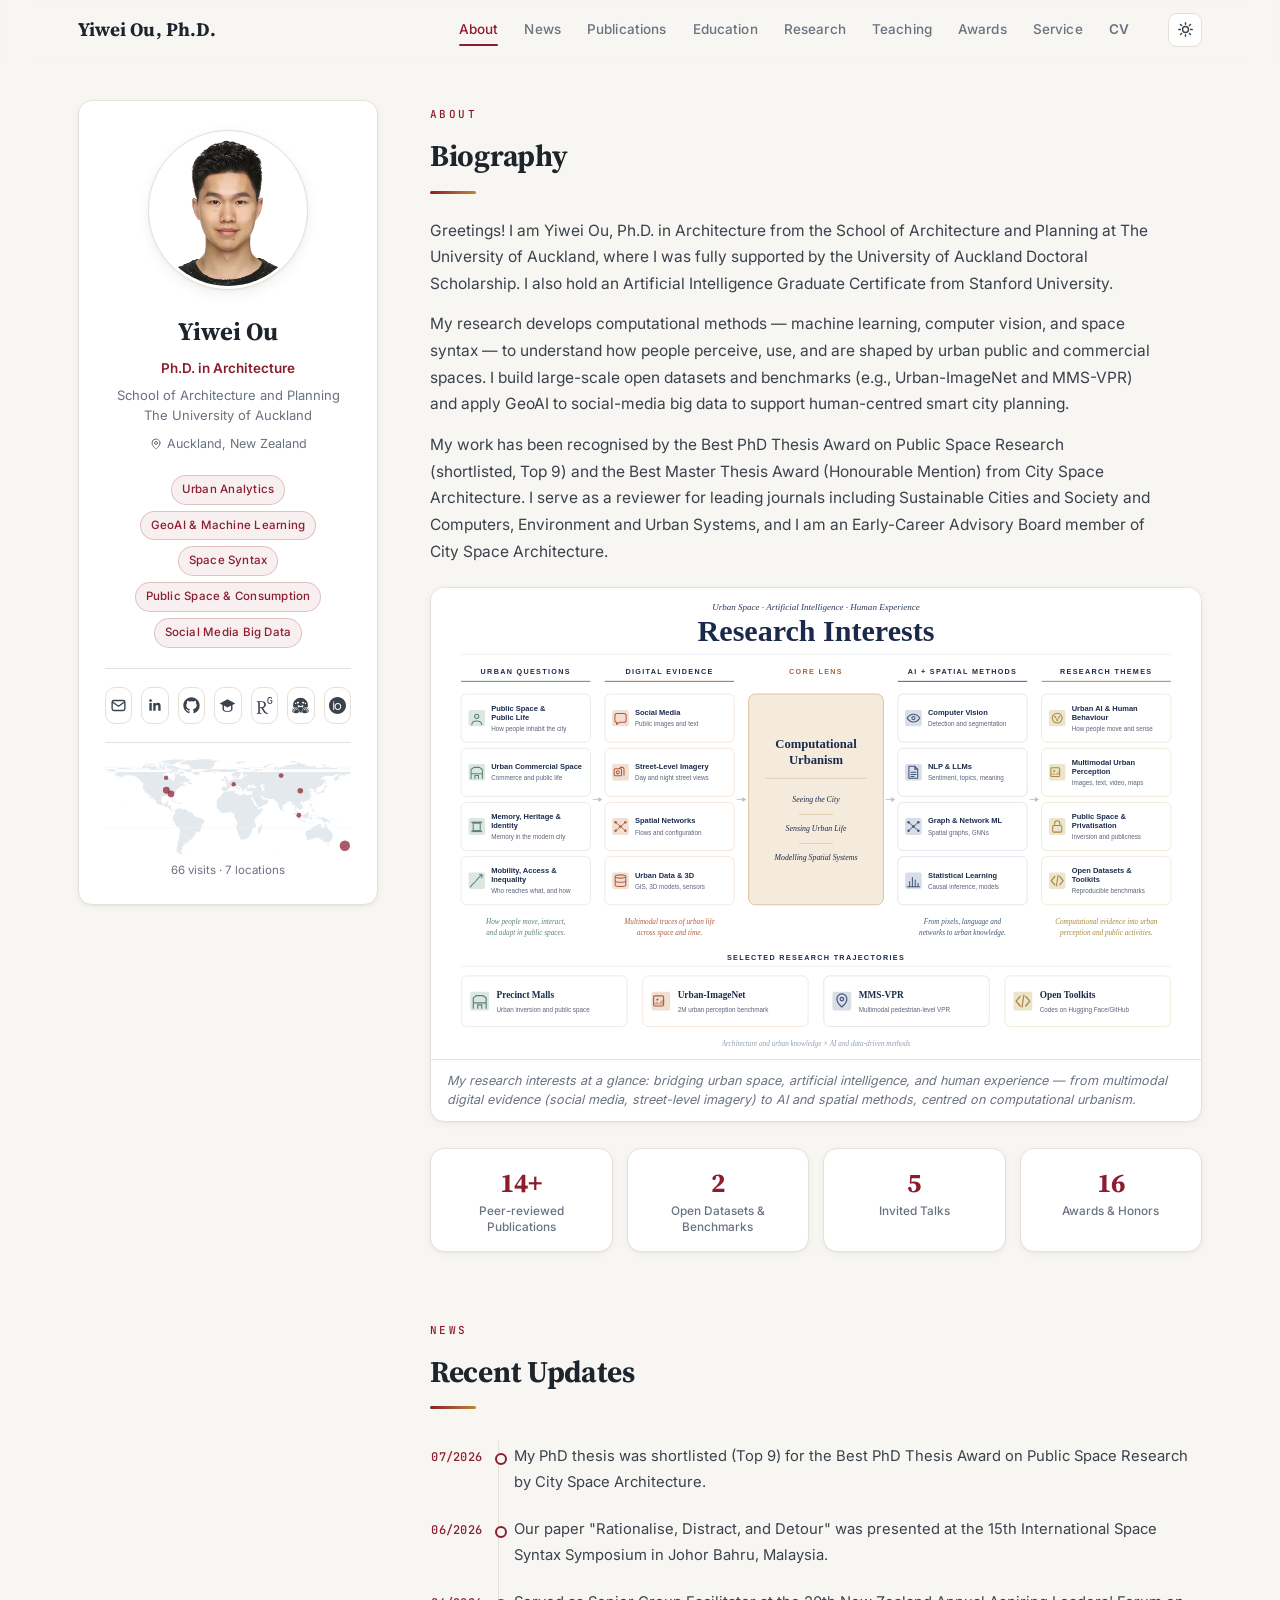
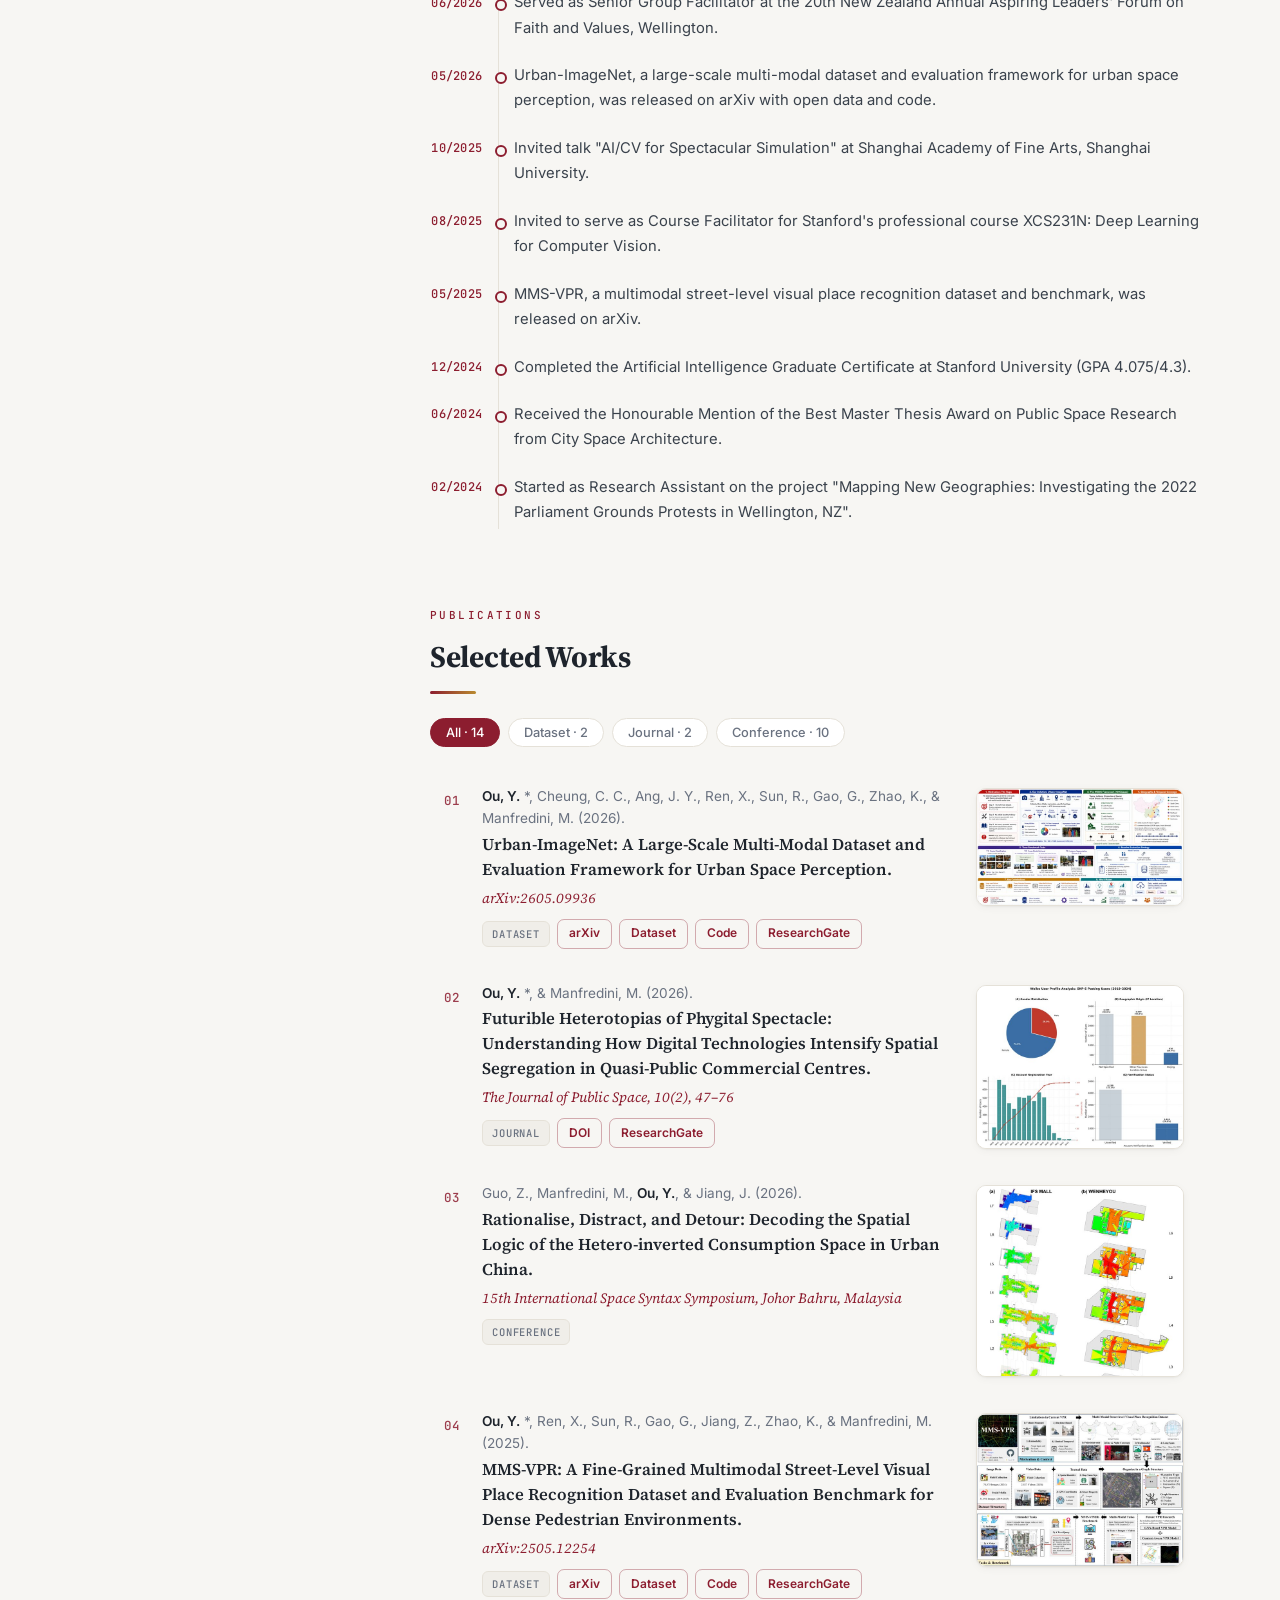
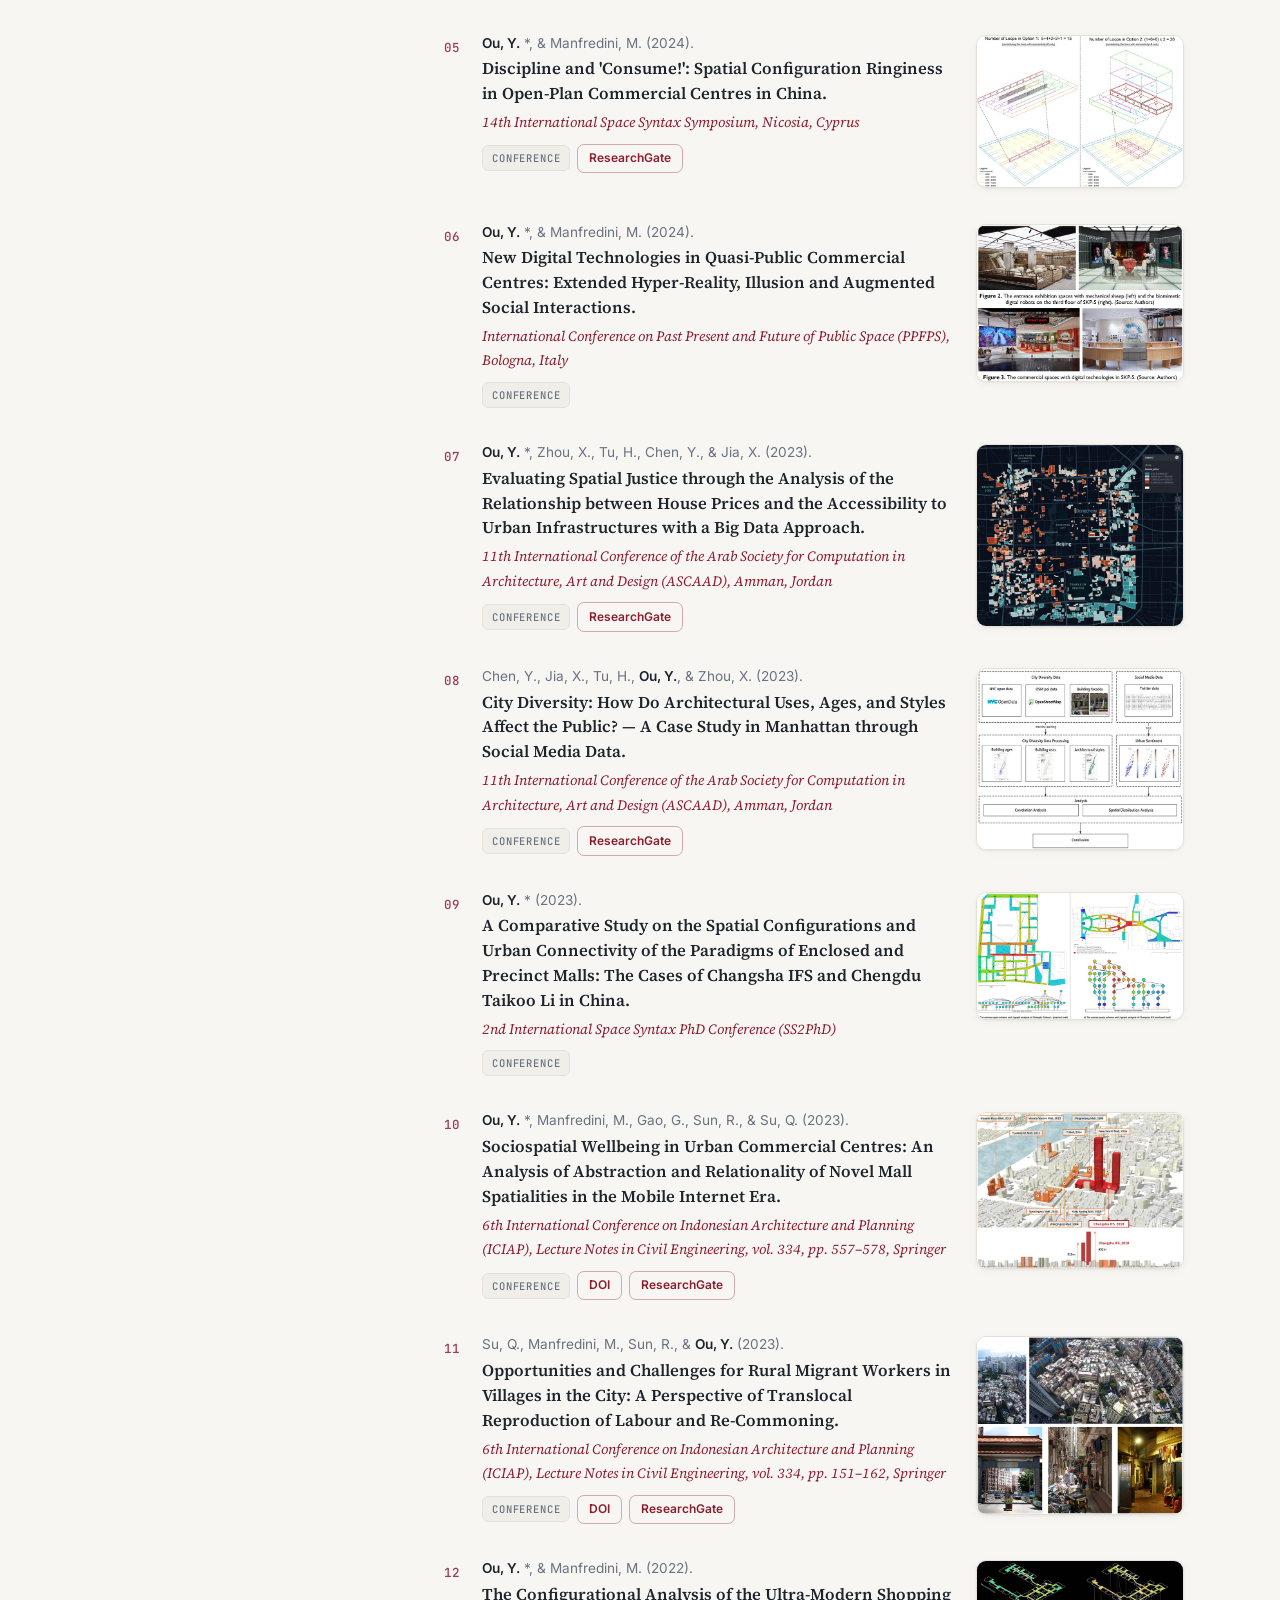
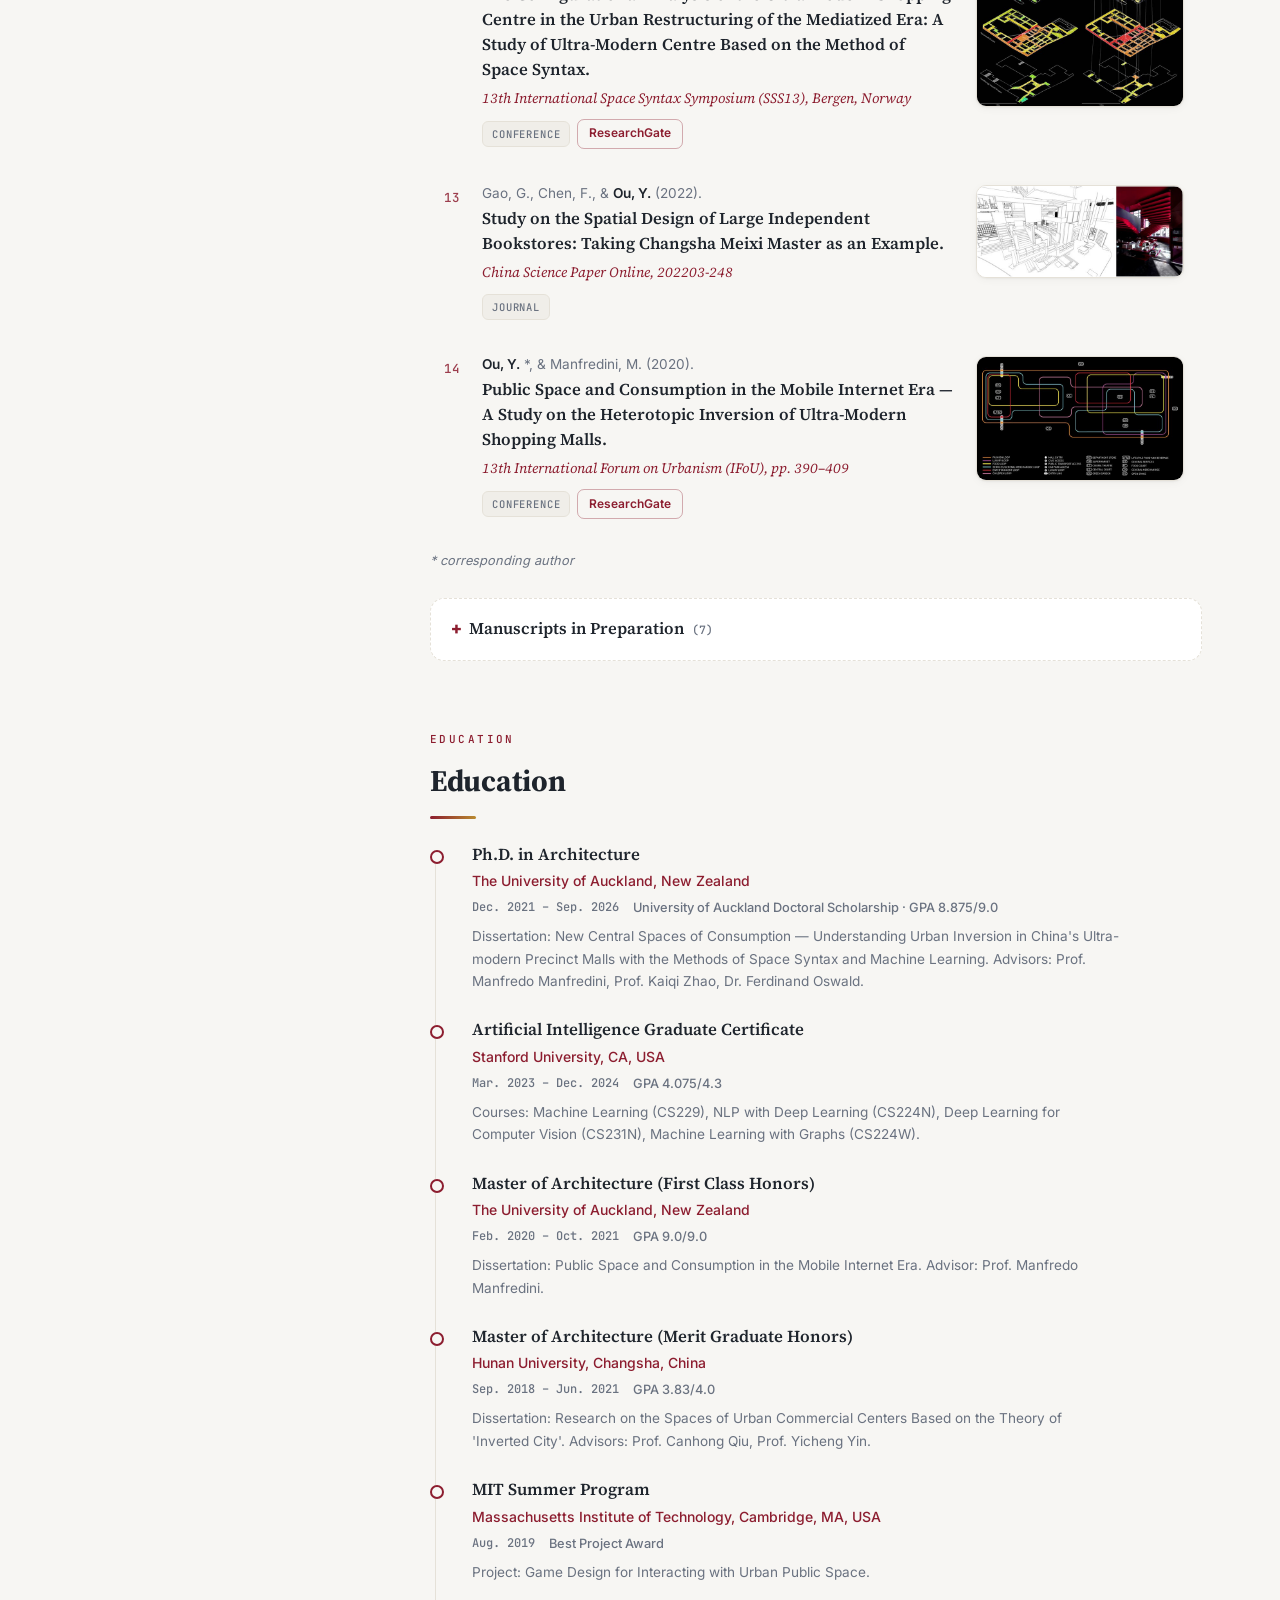
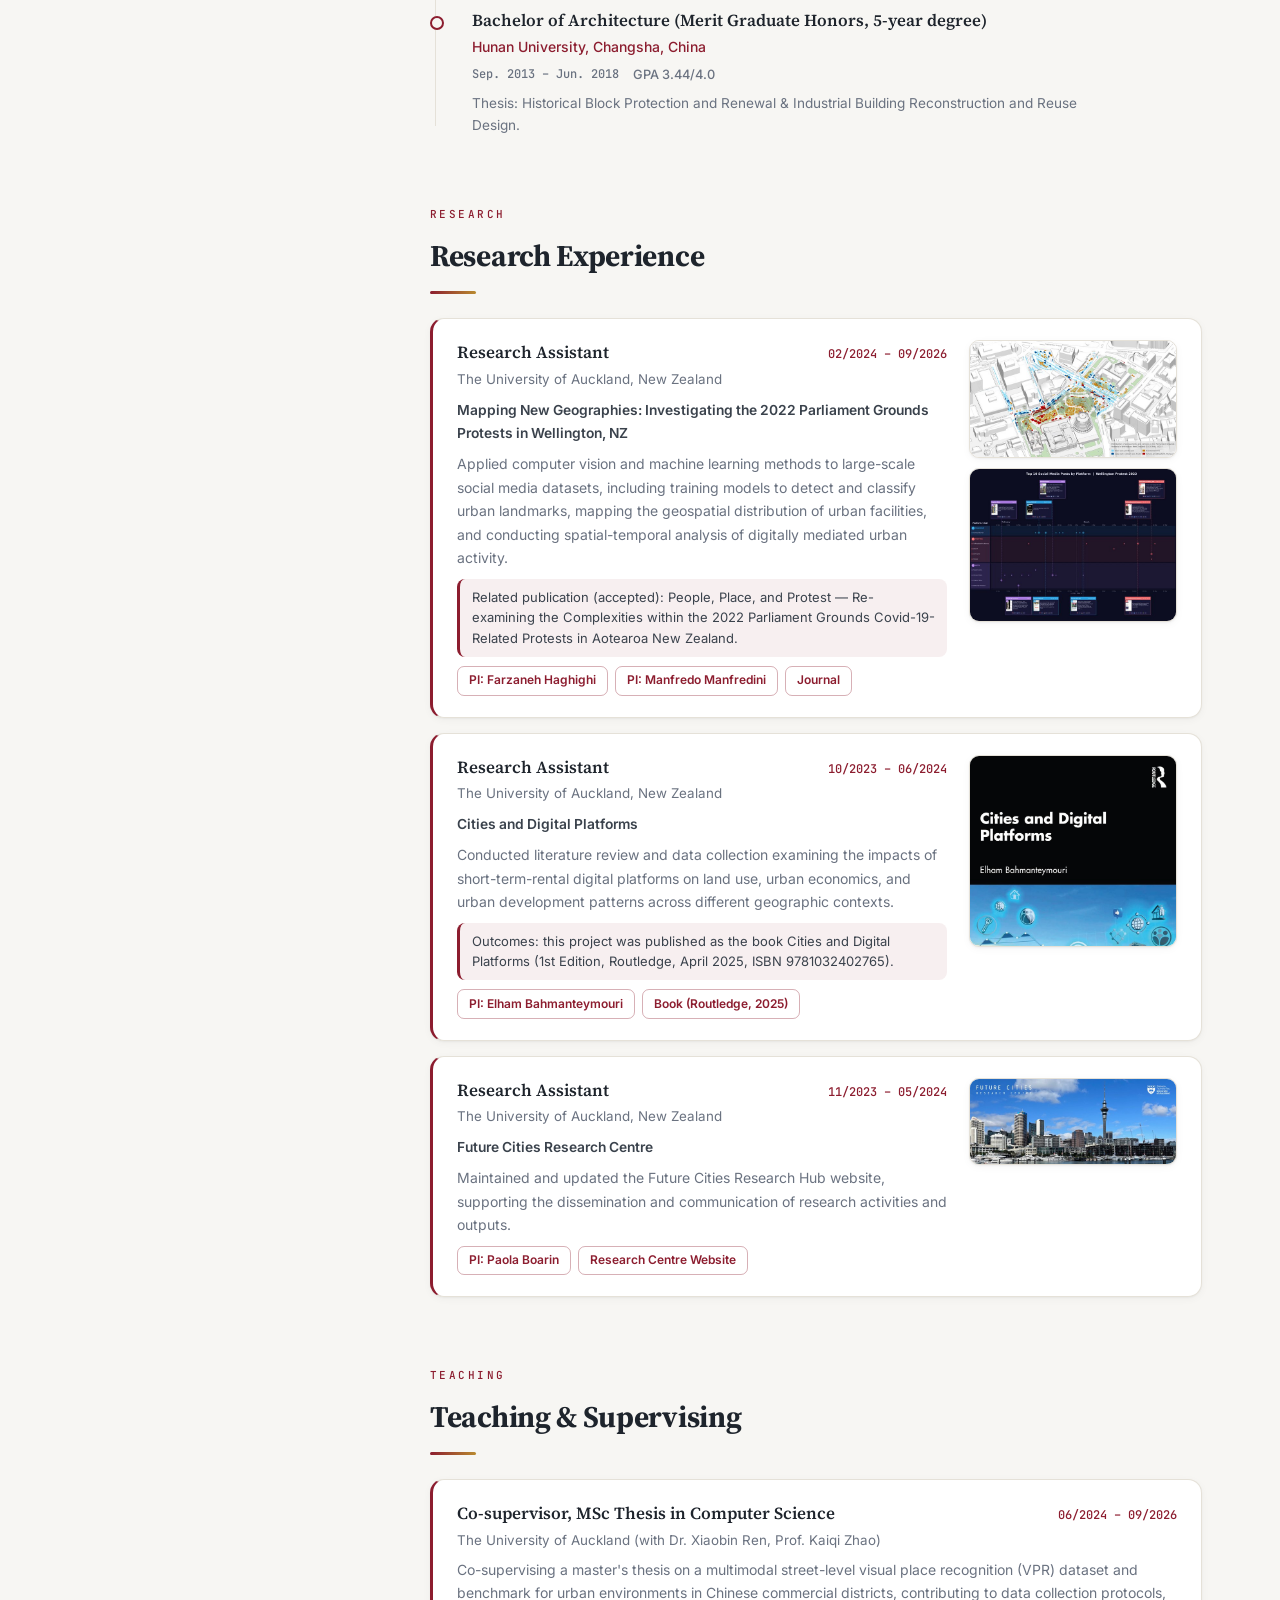
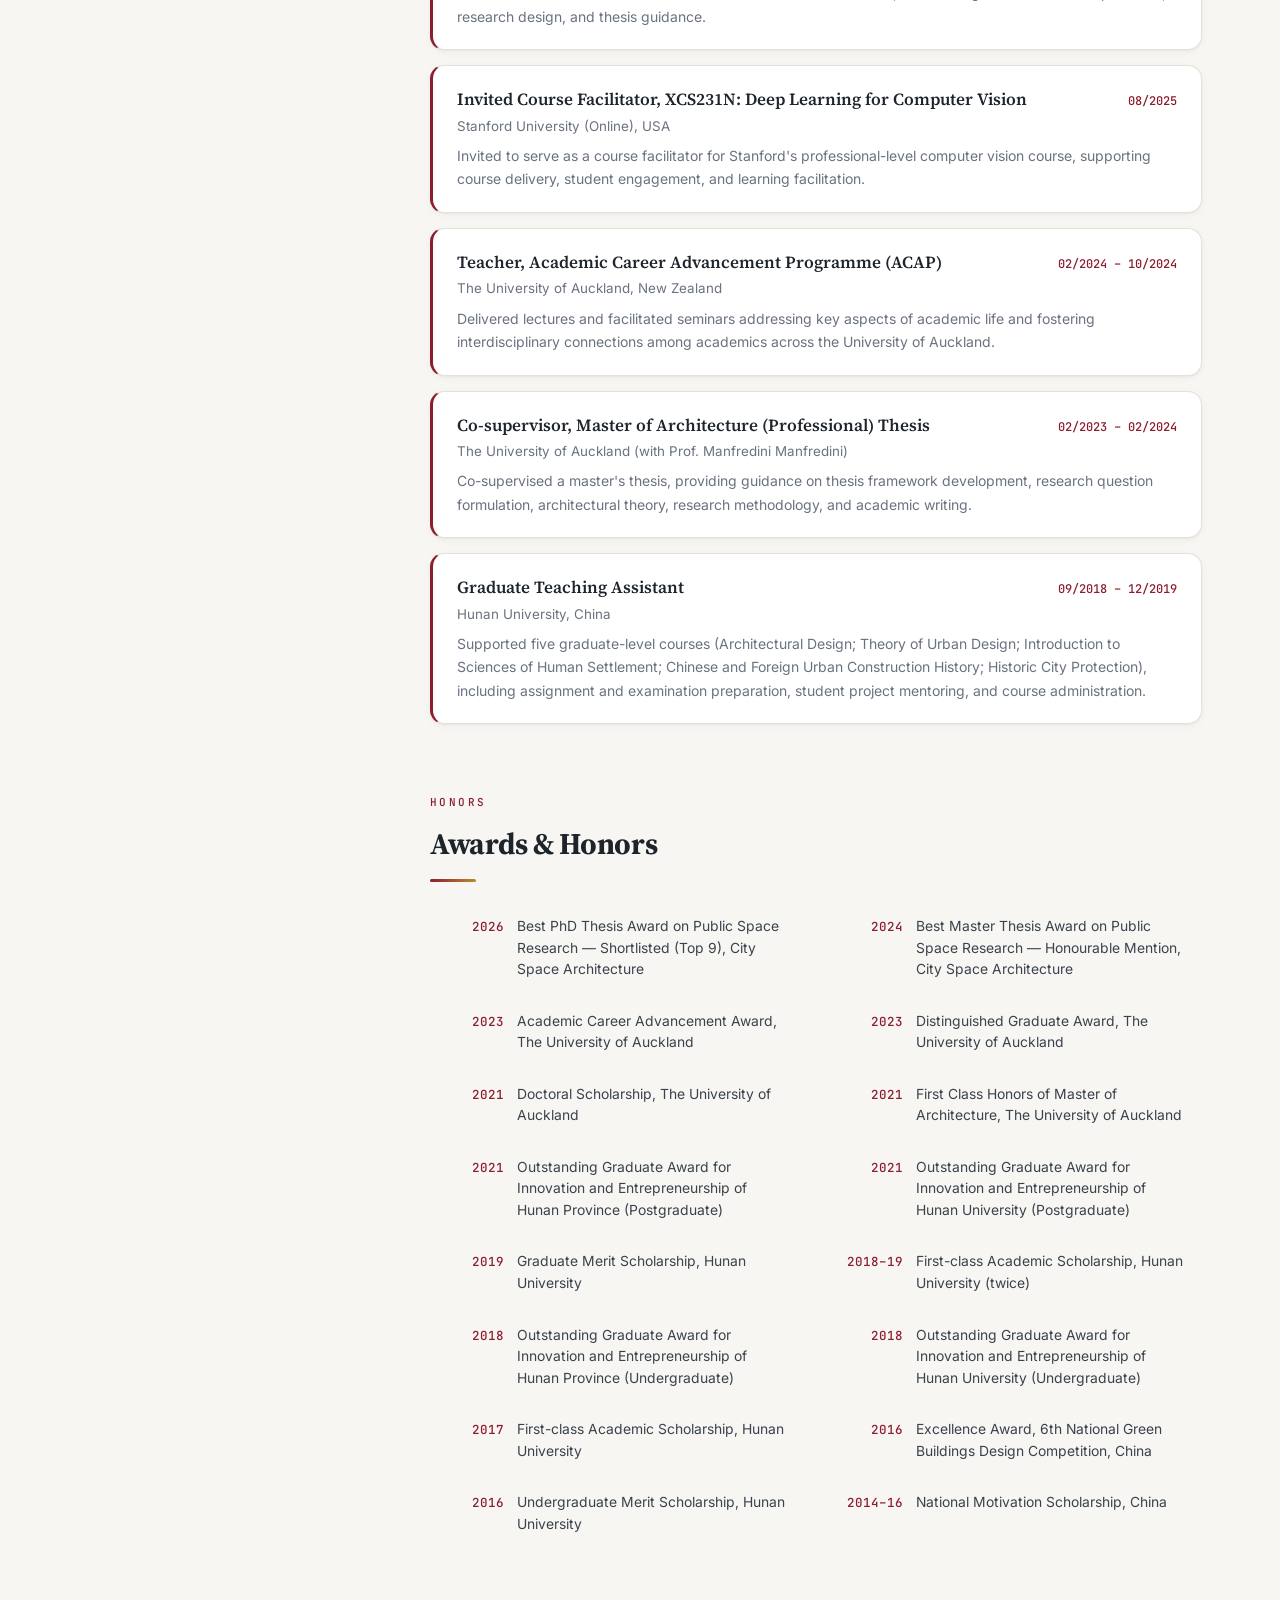
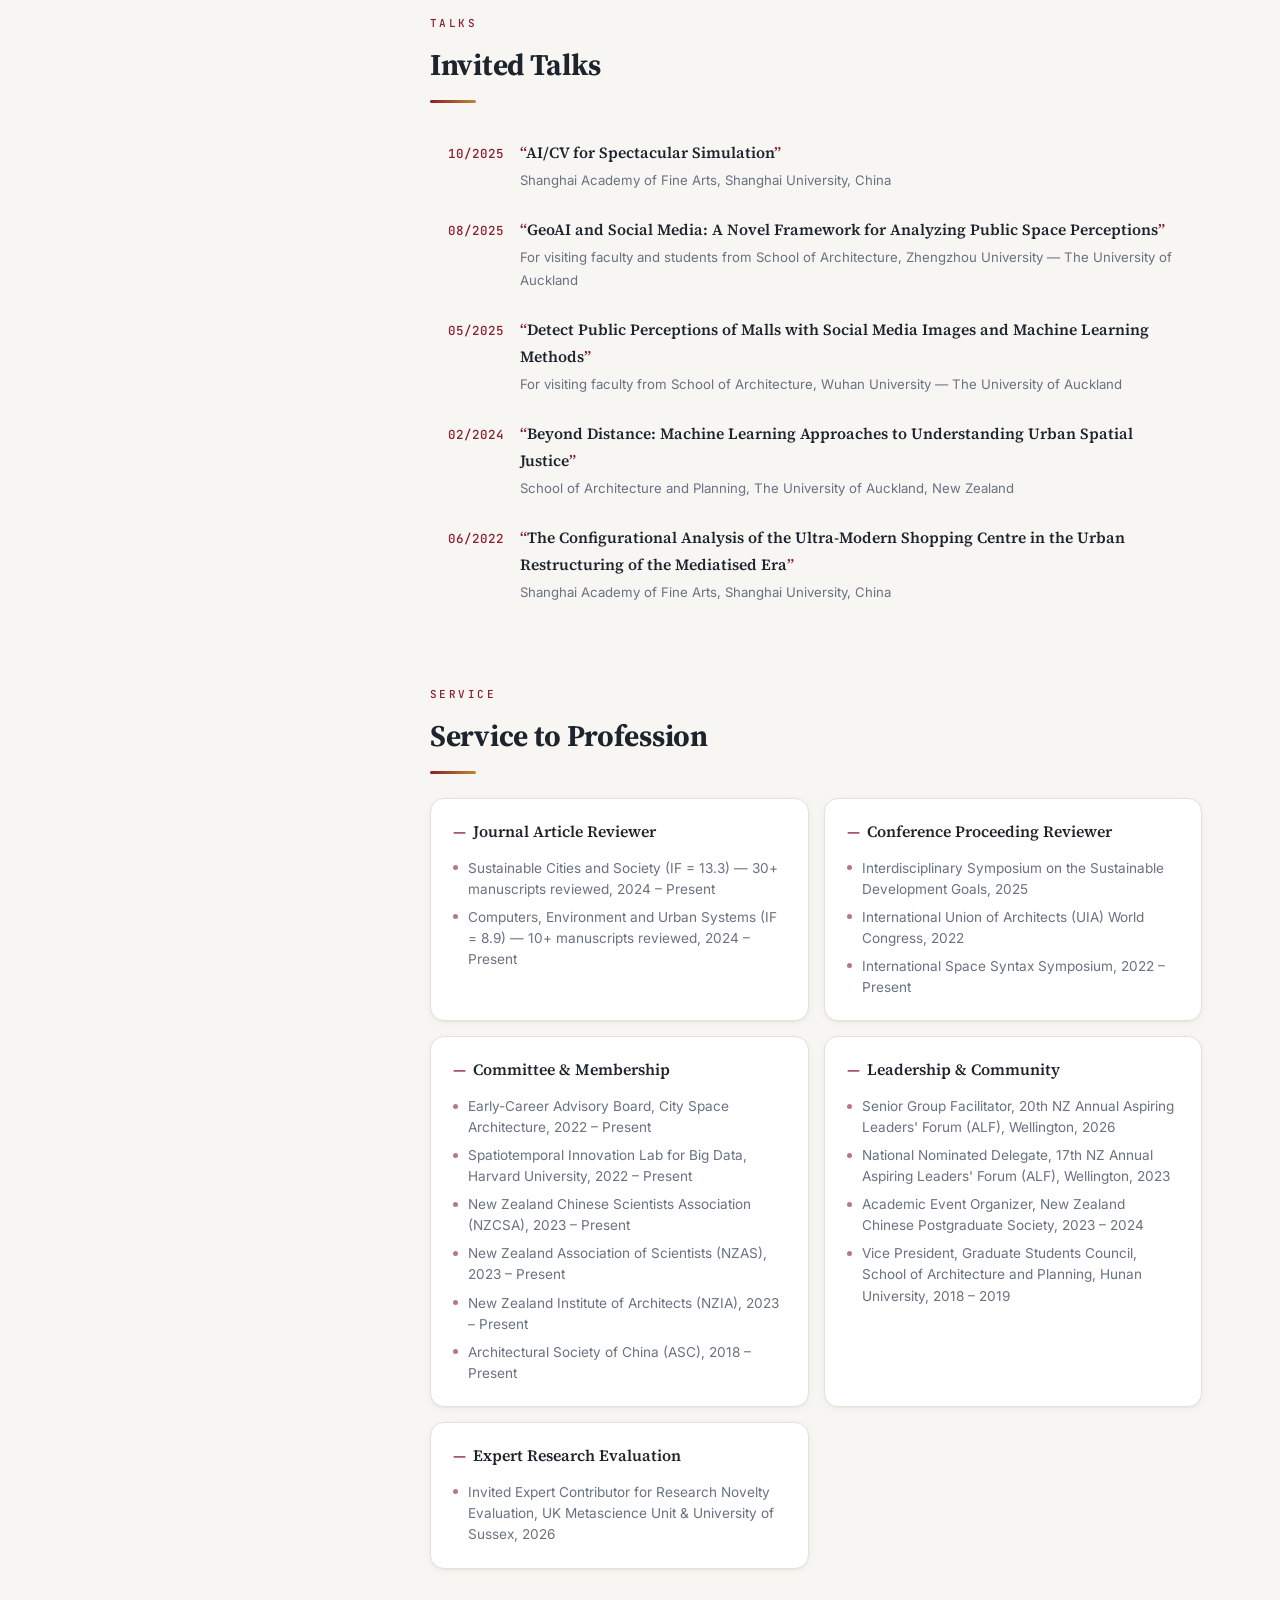
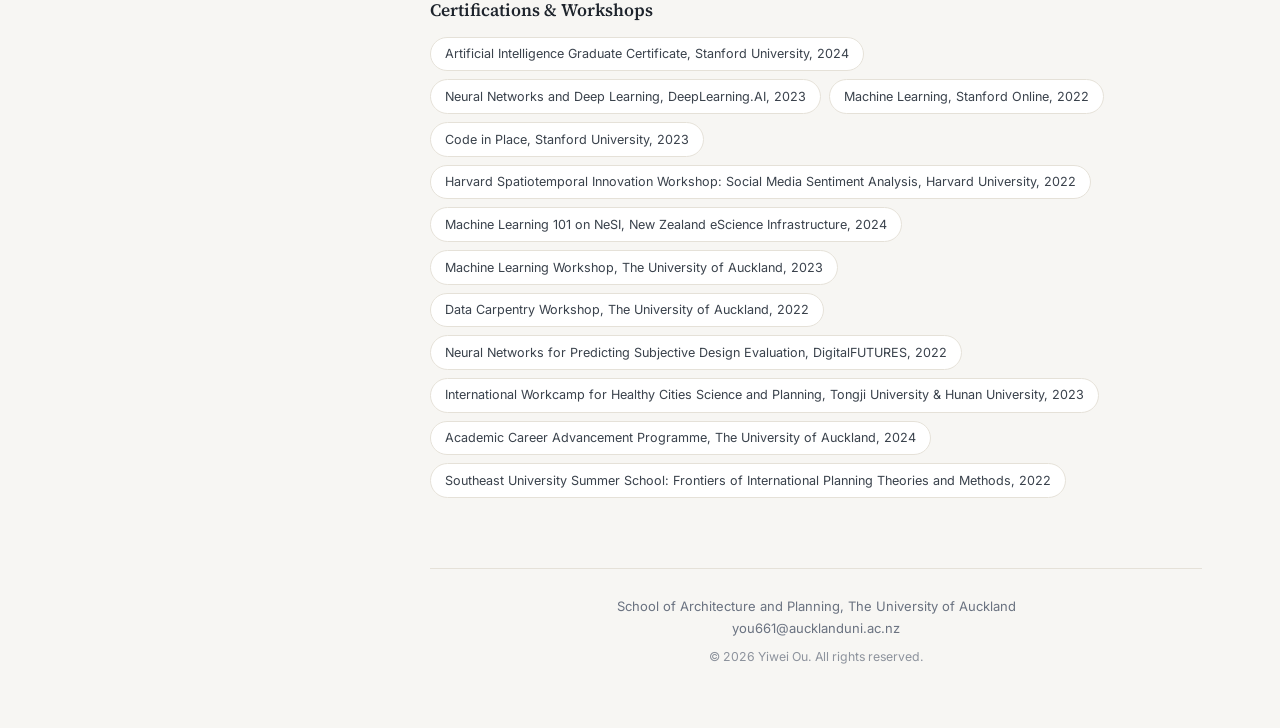
<file: index.html>
<!DOCTYPE html>
<html lang="en">
<head>
  <meta charset="UTF-8">
  <meta name="viewport" content="width=device-width, initial-scale=1.0">
  <title>Yiwei Ou, Ph.D.</title>
  <meta name="description" content="Yiwei Ou, Ph.D. in Architecture from the School of Architecture and Planning, The University of Auckland, working on urban analytics, GeoAI, machine learning, and space syntax for public and commercial spaces.">
  <meta name="author" content="Yiwei Ou">
  <!-- Open Graph（社交分享卡片） -->
  <meta property="og:type" content="website">
  <meta property="og:title" content="Yiwei Ou, Ph.D.">
  <meta property="og:description" content="Urban Analytics · GeoAI & Machine Learning · Space Syntax · Public Space · Social Media Big Data">
  <meta property="og:url" content="https://yiweiou.github.io/">
  <meta property="og:image" content="assets/img/photo.jpg">
  <link rel="icon" type="image/jpeg" href="assets/img/photo.jpg">
  <!-- 字体：自托管（不依赖 Google Fonts，中国大陆可正常加载） -->
  <link rel="stylesheet" href="assets/css/fonts.css">
  <link rel="stylesheet" href="assets/css/style.css">
</head>
<body>
  <!-- 顶部阅读进度条 -->
  <div class="progress-bar" id="progressBar"></div>

  <!-- 顶部导航 -->
  <header class="topnav" id="topnav">
    <div class="topnav-inner">
      <a href="/" class="brand">Yiwei Ou, Ph.D.</a>
      <nav class="nav-links" id="navLinks" aria-label="Sections">
        <a href="#about">About</a>
        <a href="#news">News</a>
        <a href="#publications">Publications</a>
        <a href="#education">Education</a>
        <a href="#research">Research</a>
        <a href="#teaching">Teaching</a>
        <a href="#awards">Awards</a>
        <a href="#service">Service</a>
        <a href="cv.html" class="nav-cv">CV</a>
      </nav>
      <div class="nav-actions">
        <button class="theme-toggle" id="themeToggle" aria-label="Toggle dark mode" title="Toggle dark mode">
          <svg class="icon-sun" viewBox="0 0 24 24" width="17" height="17" fill="none" stroke="currentColor" stroke-width="2" stroke-linecap="round"><circle cx="12" cy="12" r="4.2"/><path d="M12 2.5v2.2M12 19.3v2.2M4.9 4.9l1.6 1.6M17.5 17.5l1.6 1.6M2.5 12h2.2M19.3 12h2.2M4.9 19.1l1.6-1.6M17.5 6.5l1.6-1.6"/></svg>
          <svg class="icon-moon" viewBox="0 0 24 24" width="17" height="17" fill="none" stroke="currentColor" stroke-width="2" stroke-linecap="round" stroke-linejoin="round"><path d="M20.5 14.2A8.5 8.5 0 0 1 9.8 3.5a8.5 8.5 0 1 0 10.7 10.7z"/></svg>
        </button>
        <button class="menu-toggle" id="menuToggle" aria-label="Open menu" aria-expanded="false">
          <span></span><span></span><span></span>
        </button>
      </div>
    </div>
  </header>

  <main class="layout" id="top">
    <!-- 左侧边栏（个人资料卡） -->
    <aside class="sidebar" id="sidebar"><!-- JS 渲染 --></aside>

    <!-- 右侧主内容 -->
    <div class="content">

      <section id="about" class="section">
        <div class="section-head"><span class="kicker">About</span><h2>Biography</h2></div>
        <div id="aboutBody" class="about-body"></div>
        <div id="statsGrid" class="stats-grid"></div>
      </section>

      <section id="news" class="section">
        <div class="section-head"><span class="kicker">News</span><h2>Recent Updates</h2></div>
        <ul id="newsList" class="news-list"></ul>
      </section>

      <section id="publications" class="section">
        <div class="section-head"><span class="kicker">Publications</span><h2>Selected Works</h2></div>
        <div id="pubFilters" class="pub-filters"></div>
        <ol id="pubList" class="pub-list"></ol>
        <p class="pub-note" id="pubNote"></p>
        <details class="manuscripts">
          <summary>Manuscripts in Preparation <span id="manuCount"></span></summary>
          <ul id="manuList" class="manu-list"></ul>
        </details>
      </section>

      <section id="education" class="section">
        <div class="section-head"><span class="kicker">Education</span><h2>Education</h2></div>
        <div id="eduList" class="edu-list"></div>
      </section>

      <section id="research" class="section">
        <div class="section-head"><span class="kicker">Research</span><h2>Research Experience</h2></div>
        <div id="researchList" class="card-list"></div>
      </section>

      <section id="teaching" class="section">
        <div class="section-head"><span class="kicker">Teaching</span><h2>Teaching &amp; Supervising</h2></div>
        <div id="teachingList" class="card-list"></div>
      </section>

      <section id="awards" class="section">
        <div class="section-head"><span class="kicker">Honors</span><h2>Awards &amp; Honors</h2></div>
        <ul id="awardsList" class="awards-list"></ul>
      </section>

      <section id="talks" class="section">
        <div class="section-head"><span class="kicker">Talks</span><h2>Invited Talks</h2></div>
        <ul id="talksList" class="talks-list"></ul>
      </section>

      <section id="service" class="section">
        <div class="section-head"><span class="kicker">Service</span><h2>Service to Profession</h2></div>
        <div id="serviceList" class="service-grid"></div>
        <div class="certs">
          <h3>Certifications &amp; Workshops</h3>
          <ul id="certList" class="cert-list"></ul>
        </div>
      </section>

      <footer class="footer" id="footer"><!-- JS 渲染 --></footer>
    </div>
  </main>

  <!-- 返回顶部按钮 -->
  <button class="back-to-top" id="backToTop" aria-label="Back to top" title="Back to top">
    <svg viewBox="0 0 24 24" width="18" height="18" fill="none" stroke="currentColor" stroke-width="2.2" stroke-linecap="round" stroke-linejoin="round"><path d="M12 19V5M5 12l7-7 7 7"/></svg>
  </button>

  <script src="assets/js/content.js"></script>
  <script src="assets/js/main.js"></script>
  <!-- GoatCounter 访客统计（自托管跟踪器，供侧栏访客地图取数；无 Cookie、不收集个人信息） -->
  <script data-goatcounter="https://yiweiou.goatcounter.com/count" async src="assets/js/count.js"></script>
</body>
</html>
</file>
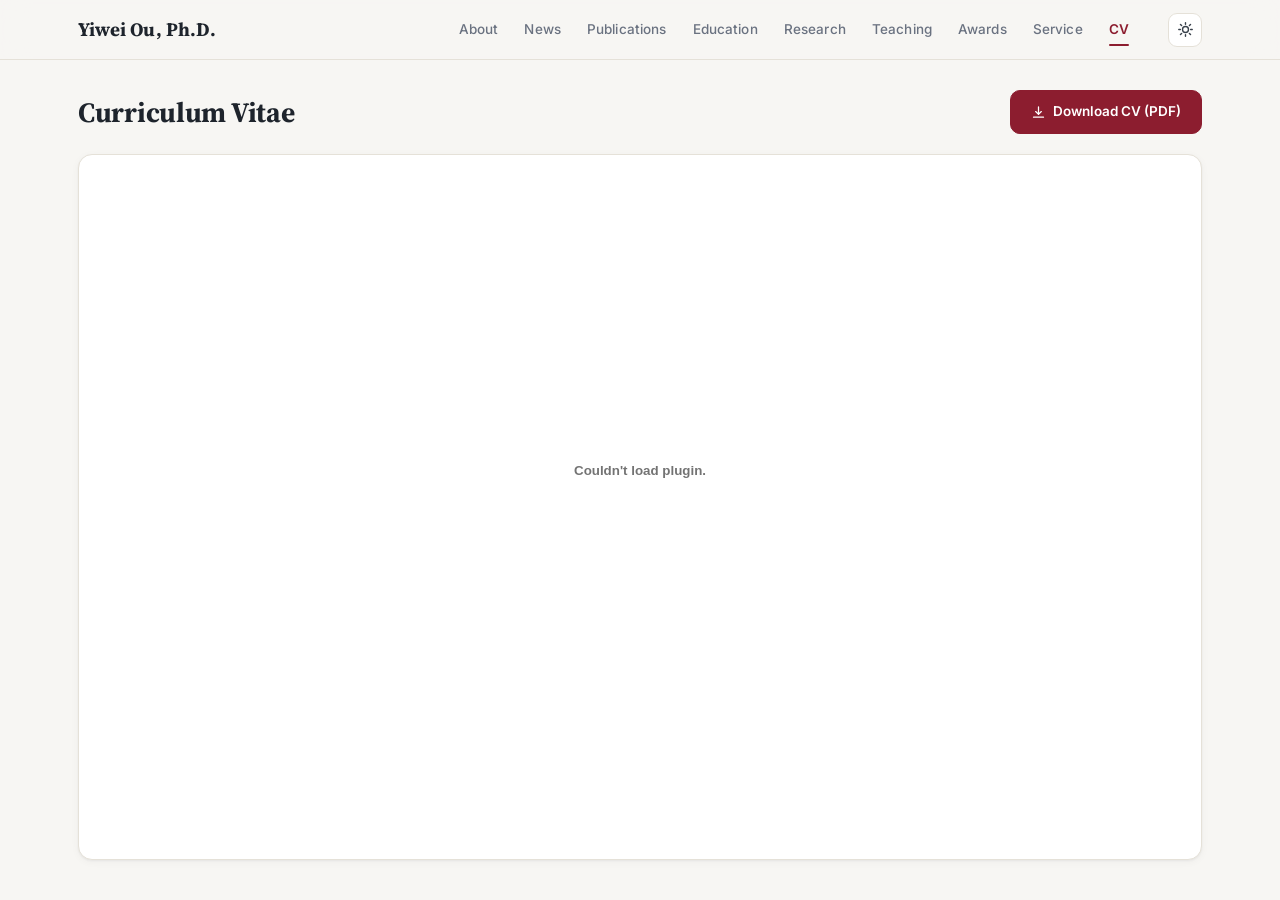
<file: cv.html>
<!DOCTYPE html>
<html lang="en">
<head>
  <meta charset="UTF-8">
  <meta name="viewport" content="width=device-width, initial-scale=1.0">
  <title>CV — Yiwei Ou, Ph.D.</title>
  <meta name="description" content="Curriculum Vitae of Yiwei Ou, Ph.D. in Architecture, The University of Auckland.">
  <meta name="author" content="Yiwei Ou">
  <link rel="icon" type="image/jpeg" href="assets/img/photo.jpg">
  <link rel="stylesheet" href="assets/css/fonts.css">
  <link rel="stylesheet" href="assets/css/style.css">
</head>
<body class="cv-page">
  <header class="topnav scrolled" id="topnav">
    <div class="topnav-inner">
      <a href="/" class="brand">Yiwei Ou, Ph.D.</a>
      <nav class="nav-links" id="navLinks" aria-label="Sections">
        <a href="/#about">About</a>
        <a href="/#news">News</a>
        <a href="/#publications">Publications</a>
        <a href="/#education">Education</a>
        <a href="/#research">Research</a>
        <a href="/#teaching">Teaching</a>
        <a href="/#awards">Awards</a>
        <a href="/#service">Service</a>
        <a href="cv.html" class="nav-cv active">CV</a>
      </nav>
      <div class="nav-actions">
        <button class="theme-toggle" id="themeToggle" aria-label="Toggle dark mode" title="Toggle dark mode">
          <svg class="icon-sun" viewBox="0 0 24 24" width="17" height="17" fill="none" stroke="currentColor" stroke-width="2" stroke-linecap="round"><circle cx="12" cy="12" r="4.2"/><path d="M12 2.5v2.2M12 19.3v2.2M4.9 4.9l1.6 1.6M17.5 17.5l1.6 1.6M2.5 12h2.2M19.3 12h2.2M4.9 19.1l1.6-1.6M17.5 6.5l1.6-1.6"/></svg>
          <svg class="icon-moon" viewBox="0 0 24 24" width="17" height="17" fill="none" stroke="currentColor" stroke-width="2" stroke-linecap="round" stroke-linejoin="round"><path d="M20.5 14.2A8.5 8.5 0 0 1 9.8 3.5a8.5 8.5 0 1 0 10.7 10.7z"/></svg>
        </button>
        <button class="menu-toggle" id="menuToggle" aria-label="Open menu" aria-expanded="false">
          <span></span><span></span><span></span>
        </button>
      </div>
    </div>
  </header>

  <main class="cv-main">
    <div class="cv-toolbar">
      <h1 class="cv-title">Curriculum Vitae</h1>
      <a class="cv-download" id="cvDownload" href="assets/cv.pdf" download>
        <svg viewBox="0 0 24 24" width="15" height="15" fill="none" stroke="currentColor" stroke-width="2" stroke-linecap="round" stroke-linejoin="round"><path d="M12 3v12m0 0 4.5-4.5M12 15l-4.5-4.5M4 19.5h16"/></svg>
        Download CV (PDF)
      </a>
    </div>
    <!-- 浏览器原生 PDF 阅读器（支持翻页/缩放/打印）；不支持时显示下载提示 -->
    <div class="cv-viewer">
      <embed id="cvEmbed" src="assets/cv.pdf" type="application/pdf">
      <div class="cv-fallback">
        <p>Your browser cannot display the PDF inline.</p>
        <a href="assets/cv.pdf" download>Download the CV (PDF) instead</a>
      </div>
    </div>
  </main>

  <script>
    // 主题逻辑与首页保持一致（记住访客选择）
    (function () {
      var saved = null;
      try { saved = localStorage.getItem("theme"); } catch (e) {}
      if (saved === "dark" || (!saved && window.matchMedia("(prefers-color-scheme: dark)").matches)) {
        document.documentElement.setAttribute("data-theme", "dark");
      }
      document.getElementById("themeToggle").addEventListener("click", function () {
        var dark = document.documentElement.getAttribute("data-theme") === "dark";
        if (dark) { document.documentElement.removeAttribute("data-theme"); }
        else { document.documentElement.setAttribute("data-theme", "dark"); }
        try { localStorage.setItem("theme", dark ? "light" : "dark"); } catch (e) {}
      });
      document.getElementById("menuToggle").addEventListener("click", function () {
        var open = document.getElementById("navLinks").classList.toggle("open");
        this.classList.toggle("open", open);
        this.setAttribute("aria-expanded", open);
      });
      // CV 路径统一从 content.js 读取（换 PDF 只需改 content.js 一处）
      var s = document.createElement("script");
      s.src = "assets/js/content.js";
      s.onload = function () {
        if (window.SITE_DATA && SITE_DATA.profile.links.cv) {
          document.getElementById("cvEmbed").src = SITE_DATA.profile.links.cv;
          document.getElementById("cvDownload").href = SITE_DATA.profile.links.cv;
        }
      };
      document.head.appendChild(s);
    })();
  </script>
  <!-- GoatCounter 访客统计（与首页一致） -->
  <script data-goatcounter="https://yiweiou.goatcounter.com/count" async src="assets/js/count.js"></script>
</body>
</html>
</file>
<file: assets/css/fonts.css>
/* 自托管字体（解决中国大陆无法访问 Google Fonts 导致整页加载失败的问题） */
@font-face {
  font-family: 'Source Serif 4';
  font-style: italic;
  font-weight: 400 700;
  font-display: swap;
  src: url(../fonts/source-serif-4-italic.woff2) format('woff2');
  unicode-range: U+0000-00FF, U+0131, U+0152-0153, U+02BB-02BC, U+02C6, U+02DA, U+02DC, U+0304, U+0308, U+0329, U+2000-206F, U+20AC, U+2122, U+2191, U+2193, U+2212, U+2215, U+FEFF, U+FFFD;
}
@font-face {
  font-family: 'Source Serif 4';
  font-style: normal;
  font-weight: 400 700;
  font-display: swap;
  src: url(../fonts/source-serif-4-normal.woff2) format('woff2');
  unicode-range: U+0000-00FF, U+0131, U+0152-0153, U+02BB-02BC, U+02C6, U+02DA, U+02DC, U+0304, U+0308, U+0329, U+2000-206F, U+20AC, U+2122, U+2191, U+2193, U+2212, U+2215, U+FEFF, U+FFFD;
}
@font-face {
  font-family: 'Inter';
  font-style: normal;
  font-weight: 400 700;
  font-display: swap;
  src: url(../fonts/inter-normal.woff2) format('woff2');
  unicode-range: U+0000-00FF, U+0131, U+0152-0153, U+02BB-02BC, U+02C6, U+02DA, U+02DC, U+0304, U+0308, U+0329, U+2000-206F, U+20AC, U+2122, U+2191, U+2193, U+2212, U+2215, U+FEFF, U+FFFD;
}
@font-face {
  font-family: 'JetBrains Mono';
  font-style: normal;
  font-weight: 500;
  font-display: swap;
  src: url(../fonts/jetbrains-mono-normal.woff2) format('woff2');
  unicode-range: U+0000-00FF, U+0131, U+0152-0153, U+02BB-02BC, U+02C6, U+02DA, U+02DC, U+0304, U+0308, U+0329, U+2000-206F, U+20AC, U+2122, U+2191, U+2193, U+2212, U+2215, U+FEFF, U+FFFD;
}
</file>
<file: assets/css/style.css>
/* ============================================================================
   Yiwei Ou — Personal Academic Website
   设计系统：暖纸白 + 学术绯红点缀；衬线标题（Source Serif 4）+ 无衬线正文（Inter）
   ============================================================================ */

:root {
  --bg: #f7f6f3;
  --surface: #ffffff;
  --surface-2: #f0eee9;
  --ink: #1e242c;
  --ink-soft: #3a424c;
  --muted: #6a7280;
  --line: #e5e1d8;
  --accent: #8c1d2f;
  --accent-hover: #6f1524;
  --accent-soft: rgba(140, 29, 47, 0.07);
  --gold: #b98a2f;
  --shadow-sm: 0 1px 2px rgba(30, 36, 44, 0.05), 0 2px 8px rgba(30, 36, 44, 0.04);
  --shadow-md: 0 4px 14px rgba(30, 36, 44, 0.08), 0 1px 4px rgba(30, 36, 44, 0.05);
  --radius: 14px;
  --serif: "Source Serif 4", "Georgia", "Times New Roman", serif;
  --sans: "Inter", -apple-system, "Segoe UI", Roboto, "Helvetica Neue", Arial, sans-serif;
  --mono: "JetBrains Mono", "SFMono-Regular", Consolas, monospace;
  --topnav-h: 60px;
}

html[data-theme="dark"] {
  --bg: #10141a;
  --surface: #171d25;
  --surface-2: #1e2530;
  --ink: #e8eaee;
  --ink-soft: #c6ccd4;
  --muted: #97a0ac;
  --line: #2a323d;
  --accent: #e28a97;
  --accent-hover: #efa7b1;
  --accent-soft: rgba(226, 138, 151, 0.1);
  --gold: #d4af5e;
  --shadow-sm: 0 1px 2px rgba(0, 0, 0, 0.3);
  --shadow-md: 0 4px 16px rgba(0, 0, 0, 0.4);
}

* { margin: 0; padding: 0; box-sizing: border-box; }

html { scroll-behavior: smooth; scroll-padding-top: calc(var(--topnav-h) + 16px); }

body {
  font-family: var(--sans);
  background: var(--bg);
  color: var(--ink);
  font-size: 15.5px;
  line-height: 1.72;
  -webkit-font-smoothing: antialiased;
  transition: background 0.35s ease, color 0.35s ease;
}

::selection { background: var(--accent); color: #fff; }

a { color: var(--accent); text-decoration: none; transition: color 0.2s; }
a:hover { color: var(--accent-hover); }

/* ---------- 顶部阅读进度条 ---------- */
.progress-bar {
  position: fixed; top: 0; left: 0; height: 2.5px; width: 0;
  background: linear-gradient(90deg, var(--accent), var(--gold));
  z-index: 1001; transition: width 0.08s linear;
}

/* ---------- 顶部导航 ---------- */
.topnav {
  position: fixed; top: 0; left: 0; right: 0; height: var(--topnav-h); z-index: 1000;
  background: color-mix(in srgb, var(--bg) 82%, transparent);
  backdrop-filter: blur(14px); -webkit-backdrop-filter: blur(14px);
  border-bottom: 1px solid transparent;
  transition: border-color 0.3s, background 0.35s;
}
.topnav.scrolled { border-bottom-color: var(--line); }
.topnav-inner {
  max-width: 1180px; margin: 0 auto; height: 100%;
  display: flex; align-items: center; gap: 28px; padding: 0 28px;
}
.brand {
  font-family: var(--serif); font-weight: 700; font-size: 19px;
  color: var(--ink); letter-spacing: 0.01em; white-space: nowrap;
}
.brand:hover { color: var(--accent); }
.nav-links { display: flex; gap: 4px; margin-left: auto; }
.nav-links a {
  position: relative; padding: 7px 11px; font-size: 13.5px; font-weight: 500;
  color: var(--muted); border-radius: 8px; letter-spacing: 0.01em;
  transition: color 0.2s, background 0.2s;
}
.nav-links a:hover { color: var(--ink); background: var(--accent-soft); }
.nav-links a.active { color: var(--accent); }
.nav-links a.active::after {
  content: ""; position: absolute; left: 11px; right: 11px; bottom: 2px;
  height: 2px; border-radius: 2px; background: var(--accent);
}
.nav-actions { display: flex; align-items: center; gap: 8px; }
.theme-toggle {
  display: grid; place-items: center; width: 34px; height: 34px;
  border: 1px solid var(--line); border-radius: 9px; background: var(--surface);
  color: var(--ink-soft); cursor: pointer; transition: all 0.25s;
}
.theme-toggle:hover { border-color: var(--accent); color: var(--accent); transform: translateY(-1px); }
html[data-theme="dark"] .icon-sun { display: none; }
html:not([data-theme="dark"]) .icon-moon { display: none; }

.menu-toggle {
  display: none; flex-direction: column; justify-content: center; gap: 4.5px;
  width: 34px; height: 34px; padding: 8px;
  border: 1px solid var(--line); border-radius: 9px; background: var(--surface); cursor: pointer;
}
.menu-toggle span { display: block; height: 1.8px; background: var(--ink-soft); border-radius: 2px; transition: 0.25s; }
.menu-toggle.open span:nth-child(1) { transform: translateY(6.3px) rotate(45deg); }
.menu-toggle.open span:nth-child(2) { opacity: 0; }
.menu-toggle.open span:nth-child(3) { transform: translateY(-6.3px) rotate(-45deg); }

/* ---------- 整体布局 ---------- */
.layout {
  max-width: 1180px; margin: 0 auto; padding: calc(var(--topnav-h) + 40px) 28px 60px;
  display: grid; grid-template-columns: 300px minmax(0, 1fr); gap: 52px;
}

/* ---------- 左侧边栏 ---------- */
.sidebar { position: sticky; top: calc(var(--topnav-h) + 32px); align-self: start; }
.profile-card {
  background: var(--surface); border: 1px solid var(--line); border-radius: var(--radius);
  padding: 30px 26px 26px; box-shadow: var(--shadow-sm); text-align: center;
  transition: background 0.35s, border-color 0.35s;
}
.profile-photo {
  width: 158px; height: 158px; border-radius: 50%; object-fit: cover;
  border: 3px solid var(--surface); outline: 1px solid var(--line);
  box-shadow: var(--shadow-md); margin-bottom: 18px;
  transition: transform 0.35s ease;
}
.profile-photo:hover { transform: scale(1.03); }
.profile-name { font-family: var(--serif); font-size: 25px; font-weight: 700; line-height: 1.25; }
.profile-name .cn { display: block; font-size: 14.5px; font-weight: 400; color: var(--muted); margin-top: 3px; letter-spacing: 0.12em; }
.profile-title { margin-top: 10px; font-size: 13.5px; font-weight: 600; color: var(--accent); }
.profile-affil { margin-top: 5px; font-size: 13px; color: var(--muted); line-height: 1.55; }
.profile-loc { margin-top: 8px; font-size: 12.5px; color: var(--muted); display: inline-flex; align-items: center; gap: 5px; }
.profile-loc svg { flex: none; }

.keyword-chips { display: flex; flex-wrap: wrap; justify-content: center; gap: 6px; margin-top: 16px; }
.keyword-chips span {
  font-size: 11.5px; font-weight: 500; letter-spacing: 0.02em;
  padding: 4px 10px; border-radius: 999px;
  background: var(--accent-soft); color: var(--accent);
  border: 1px solid color-mix(in srgb, var(--accent) 22%, transparent);
}

.profile-links { display: flex; justify-content: center; gap: 9px; margin-top: 20px; padding-top: 18px; border-top: 1px solid var(--line); }
.profile-links a {
  display: grid; place-items: center; width: 37px; height: 37px;
  border: 1px solid var(--line); border-radius: 10px; color: var(--ink-soft);
  background: var(--surface); transition: all 0.22s;
}
.profile-links a:hover { color: #fff; background: var(--accent); border-color: var(--accent); transform: translateY(-2px); box-shadow: var(--shadow-md); }
html[data-theme="dark"] .profile-links a:hover { color: #10141a; }

/* ---------- 主内容区 ---------- */
.content { min-width: 0; }
.section { margin-bottom: 64px; }
.section-head { margin-bottom: 24px; }
.kicker {
  display: inline-block; font-family: var(--mono); font-size: 11px; font-weight: 500;
  letter-spacing: 0.22em; text-transform: uppercase; color: var(--accent); margin-bottom: 6px;
}
.section-head h2 {
  font-family: var(--serif); font-size: 30px; font-weight: 700; letter-spacing: -0.01em;
  position: relative; padding-bottom: 12px;
}
.section-head h2::after {
  content: ""; position: absolute; left: 0; bottom: 0;
  width: 46px; height: 3px; border-radius: 3px;
  background: linear-gradient(90deg, var(--accent), var(--gold));
}

/* About */
.about-body p { margin-bottom: 14px; color: var(--ink-soft); max-width: 72ch; }
.about-body p:last-child { margin-bottom: 0; }
.research-figure {
  margin: 22px 0 4px; border: 1px solid var(--line); border-radius: var(--radius);
  overflow: hidden; background: var(--surface); box-shadow: var(--shadow-sm);
}
.research-figure img { display: block; width: 100%; transition: transform 0.4s ease; }
.research-figure a:hover img { transform: scale(1.015); }
.research-figure figcaption {
  padding: 11px 16px; font-size: 12.6px; color: var(--muted); line-height: 1.55;
  border-top: 1px solid var(--line); font-style: italic;
}
.stats-grid { display: grid; grid-template-columns: repeat(4, 1fr); gap: 14px; margin-top: 26px; }
.stat-card {
  background: var(--surface); border: 1px solid var(--line); border-radius: var(--radius);
  padding: 18px 16px 15px; box-shadow: var(--shadow-sm); text-align: center;
  transition: transform 0.25s, box-shadow 0.25s, background 0.35s, border-color 0.35s;
}
.stat-card:hover { transform: translateY(-3px); box-shadow: var(--shadow-md); }
.stat-value { font-family: var(--serif); font-size: 27px; font-weight: 700; color: var(--accent); line-height: 1.15; }
.stat-label { margin-top: 5px; font-size: 11.8px; font-weight: 500; color: var(--muted); line-height: 1.4; }

/* News */
.news-list { list-style: none; position: relative; }
.news-list::before {
  content: ""; position: absolute; left: 68px; top: 8px; bottom: 8px; width: 1px; background: var(--line);
}
.news-item { display: grid; grid-template-columns: 52px 1fr; gap: 32px; padding: 11px 0; position: relative; }
.news-item::before {
  content: ""; position: absolute; left: 64.5px; top: 20px; width: 8px; height: 8px;
  border-radius: 50%; background: var(--bg); border: 2px solid var(--accent);
}
.news-date { font-family: var(--mono); font-size: 12px; font-weight: 500; color: var(--accent); text-align: right; padding-top: 2.5px; letter-spacing: 0.02em; }
.news-text { color: var(--ink-soft); font-size: 14.8px; }

/* Publications */
.pub-filters { display: flex; flex-wrap: wrap; gap: 8px; margin-bottom: 22px; }
.pub-filter {
  padding: 6px 15px; font-size: 12.8px; font-weight: 500; border-radius: 999px;
  border: 1px solid var(--line); background: var(--surface); color: var(--muted);
  cursor: pointer; transition: all 0.2s; font-family: var(--sans);
}
.pub-filter:hover { border-color: var(--accent); color: var(--accent); }
.pub-filter.active { background: var(--accent); border-color: var(--accent); color: #fff; }
html[data-theme="dark"] .pub-filter.active { color: #10141a; }

.pub-list { list-style: none; counter-reset: pub; }
.pub-item {
  counter-increment: pub; position: relative; padding: 17px 18px 17px 52px;
  border-radius: var(--radius); transition: background 0.25s;
}
.pub-item:hover { background: var(--surface); box-shadow: var(--shadow-sm); }
.pub-item::before {
  content: counter(pub, decimal-leading-zero);
  position: absolute; left: 14px; top: 21px;
  font-family: var(--mono); font-size: 12.5px; font-weight: 500; color: var(--accent); opacity: 0.85;
}
.pub-authors { font-size: 13.6px; color: var(--muted); line-height: 1.6; }
.pub-authors strong { color: var(--ink); font-weight: 600; }
.pub-title { font-family: var(--serif); font-size: 16.6px; font-weight: 600; line-height: 1.5; margin: 3px 0; }
.pub-venue { font-family: var(--serif); font-style: italic; font-size: 14.2px; color: var(--accent); }
.pub-meta { display: flex; flex-wrap: wrap; align-items: center; gap: 7px; margin-top: 9px; }
.pub-tag {
  font-family: var(--mono); font-size: 10.5px; letter-spacing: 0.08em; text-transform: uppercase;
  padding: 3px 9px; border-radius: 6px; background: var(--surface-2); color: var(--muted);
  border: 1px solid var(--line);
}
.pub-link {
  display: inline-flex; align-items: center; gap: 4px;
  font-size: 12px; font-weight: 600; padding: 3.5px 11px; border-radius: 7px;
  border: 1px solid color-mix(in srgb, var(--accent) 35%, transparent);
  color: var(--accent); transition: all 0.2s;
}
.pub-link:hover { background: var(--accent); color: #fff; border-color: var(--accent); }
html[data-theme="dark"] .pub-link:hover { color: #10141a; }
.pub-note { margin-top: 14px; font-size: 12.8px; color: var(--muted); font-style: italic; }

/* 带配图的论文条目：左文右图 */
.pub-item.with-image { display: flex; gap: 22px; align-items: flex-start; }
.pub-item.with-image .pub-body { flex: 1; min-width: 0; }
.pub-thumb {
  flex: none; width: 208px; margin-top: 2px;
  border: 1px solid var(--line); border-radius: 10px; overflow: hidden;
  box-shadow: var(--shadow-sm); transition: transform 0.25s, box-shadow 0.25s;
  background: var(--surface);
}
/* 缩略图限高：超长的图（如长条海报图）只显示顶部区域，点击仍打开完整原图
   想调整缩略图显示高度，只改下面 max-height 的数值即可（单位 px，越小越扁） */
.pub-thumb img { display: block; width: 100%; max-height: 190px; object-fit: cover; object-position: top center; }
.pub-thumb:hover { transform: translateY(-2px) scale(1.02); box-shadow: var(--shadow-md); }
@media (max-width: 720px) {
  .pub-item.with-image { flex-direction: column-reverse; }
  .pub-thumb { width: 100%; max-width: 340px; }
}

.manuscripts { margin-top: 26px; border: 1px dashed var(--line); border-radius: var(--radius); padding: 16px 20px; background: var(--surface); }
.manuscripts summary {
  cursor: pointer; font-family: var(--serif); font-size: 16.5px; font-weight: 600;
  color: var(--ink); list-style: none; display: flex; align-items: center; gap: 8px;
}
.manuscripts summary::before { content: "+"; font-family: var(--mono); color: var(--accent); font-size: 17px; transition: transform 0.25s; }
.manuscripts[open] summary::before { transform: rotate(45deg); }
.manuscripts summary:hover { color: var(--accent); }
#manuCount { font-family: var(--mono); font-size: 11.5px; color: var(--muted); font-weight: 400; }
.manu-list { margin-top: 13px; padding-left: 18px; }
.manu-list li { font-size: 13.8px; color: var(--muted); margin-bottom: 8px; line-height: 1.6; }
.manu-list li::marker { color: var(--accent); }

/* Research / Teaching 卡片 */
.card-list { display: flex; flex-direction: column; gap: 15px; }
.exp-card {
  background: var(--surface); border: 1px solid var(--line); border-radius: var(--radius);
  padding: 21px 24px; box-shadow: var(--shadow-sm);
  transition: transform 0.25s, box-shadow 0.25s, background 0.35s, border-color 0.35s;
  border-left: 3px solid var(--accent);
}
.exp-card:hover { transform: translateY(-2px); box-shadow: var(--shadow-md); }
.exp-head { display: flex; justify-content: space-between; align-items: baseline; gap: 16px; flex-wrap: wrap; }
.exp-role { font-family: var(--serif); font-size: 17px; font-weight: 600; line-height: 1.45; }
.exp-period { font-family: var(--mono); font-size: 12px; color: var(--accent); white-space: nowrap; }
.exp-org { font-size: 13.4px; color: var(--muted); margin-top: 3px; }
.exp-project { font-size: 13.8px; font-weight: 600; color: var(--ink-soft); margin-top: 8px; }
.exp-desc { font-size: 14px; color: var(--muted); margin-top: 6px; line-height: 1.68; }
.exp-note {
  font-size: 13px; color: var(--ink-soft); margin-top: 9px; line-height: 1.6;
  padding: 8px 12px; border-radius: 8px; background: var(--accent-soft);
  border-left: 3px solid var(--accent);
}
/* 带配图的研究卡片 */
.exp-card.with-image { display: flex; gap: 22px; align-items: flex-start; }
.exp-card.with-image .exp-body { flex: 1; min-width: 0; }
.exp-thumbs { flex: none; width: 208px; display: flex; flex-direction: column; gap: 10px; }
.exp-thumbs .pub-thumb { width: 100%; margin-top: 0; }
@media (max-width: 720px) {
  .exp-card.with-image { flex-direction: column-reverse; }
  .exp-thumbs { width: 100%; max-width: 340px; }
}

/* ---------- 侧栏访客地图 ---------- */
:root { --map-land: #e4e9ed; }
html[data-theme="dark"] { --map-land: #2a323d; }
.visitor-map { margin-top: 18px; padding-top: 16px; border-top: 1px solid var(--line); }
.visitor-map-canvas { display: block; width: 100%; }
.visitor-map-caption { margin: 6px 0 0; font-size: 11.5px; color: var(--muted); line-height: 1.35; text-align: center; }
.visitor-map-tip {
  position: absolute; pointer-events: none; z-index: 1000;
  background: rgba(30, 36, 44, 0.94); color: #fff;
  padding: 5px 9px; border-radius: 6px; font-size: 11.5px; white-space: nowrap;
  opacity: 0; transition: opacity 0.12s;
}
.visitor-map-tip-sub { margin-top: 2px; font-size: 10.5px; opacity: 0.75; }
/* 手机端侧栏堆叠在内容上方，地图意义不大且占位，隐藏 */
@media (max-width: 1020px) {
  .visitor-map { display: none !important; }
}

/* Awards */
.awards-list { list-style: none; display: grid; grid-template-columns: 1fr 1fr; gap: 10px 26px; }
.award-item {
  display: grid; grid-template-columns: 62px 1fr; gap: 13px; align-items: baseline;
  padding: 10px 12px; border-radius: 10px; transition: background 0.2s;
}
.award-item:hover { background: var(--surface); box-shadow: var(--shadow-sm); }
.award-year { font-family: var(--mono); font-size: 12.5px; font-weight: 500; color: var(--accent); text-align: right; }
.award-text { font-size: 13.9px; color: var(--ink-soft); line-height: 1.55; }

/* Talks */
.talks-list { list-style: none; }
.talk-item {
  display: grid; grid-template-columns: 62px 1fr; gap: 16px; padding: 13px 12px;
  border-radius: 10px; transition: background 0.2s; align-items: baseline;
}
.talk-item:hover { background: var(--surface); box-shadow: var(--shadow-sm); }
.talk-date { font-family: var(--mono); font-size: 12.5px; font-weight: 500; color: var(--accent); text-align: right; }
.talk-title { font-family: var(--serif); font-size: 15.6px; font-weight: 600; line-height: 1.5; }
.talk-title::before { content: "“"; color: var(--accent); }
.talk-title::after { content: "”"; color: var(--accent); }
.talk-venue { font-size: 13.2px; color: var(--muted); margin-top: 2px; }

/* Education 时间线 */
.edu-list { position: relative; padding-left: 24px; }
.edu-list::before { content: ""; position: absolute; left: 5px; top: 10px; bottom: 10px; width: 1px; background: var(--line); }
.edu-item { position: relative; padding: 0 0 26px 18px; }
.edu-item:last-child { padding-bottom: 0; }
.edu-item::before {
  content: ""; position: absolute; left: -24.5px; top: 7px; width: 10px; height: 10px;
  border-radius: 50%; background: var(--bg); border: 2.5px solid var(--accent);
}
.edu-degree { font-family: var(--serif); font-size: 16.8px; font-weight: 600; line-height: 1.45; }
.edu-school { font-size: 14px; color: var(--accent); font-weight: 500; margin-top: 2px; }
.edu-meta { display: flex; flex-wrap: wrap; gap: 6px 14px; margin-top: 4px; }
.edu-period { font-family: var(--mono); font-size: 12px; color: var(--muted); }
.edu-detail { font-size: 12.8px; color: var(--muted); font-weight: 500; }
.edu-thesis { font-size: 13.6px; color: var(--muted); margin-top: 6px; line-height: 1.65; max-width: 72ch; }

/* Service */
.service-grid { display: grid; grid-template-columns: 1fr 1fr; gap: 15px; }
.service-card {
  background: var(--surface); border: 1px solid var(--line); border-radius: var(--radius);
  padding: 19px 22px; box-shadow: var(--shadow-sm);
  transition: background 0.35s, border-color 0.35s, transform 0.25s, box-shadow 0.25s;
}
.service-card:hover { transform: translateY(-2px); box-shadow: var(--shadow-md); }
.service-group { font-family: var(--serif); font-size: 15.8px; font-weight: 600; margin-bottom: 9px; color: var(--ink); }
.service-group::before { content: "—"; color: var(--accent); margin-right: 7px; }
.service-card ul { list-style: none; }
.service-card li { font-size: 13.6px; color: var(--muted); padding: 3.5px 0 3.5px 15px; position: relative; line-height: 1.55; }
.service-card li::before { content: ""; position: absolute; left: 0; top: 11px; width: 5px; height: 5px; border-radius: 50%; background: var(--accent); opacity: 0.6; }

.certs { margin-top: 26px; }
.certs h3 { font-family: var(--serif); font-size: 17.5px; font-weight: 600; margin-bottom: 12px; }
.cert-list { list-style: none; display: flex; flex-wrap: wrap; gap: 8px; }
.cert-list li {
  font-size: 12.6px; color: var(--ink-soft); background: var(--surface);
  border: 1px solid var(--line); border-radius: 999px; padding: 5.5px 14px;
  transition: all 0.2s;
}
.cert-list li:hover { border-color: var(--accent); color: var(--accent); }

/* Footer */
.footer { margin-top: 70px; padding-top: 26px; border-top: 1px solid var(--line); text-align: center; }
.footer p { font-size: 13px; color: var(--muted); line-height: 1.7; }
.footer .copy { margin-top: 8px; font-size: 12.3px; opacity: 0.75; }

/* ---------- CV 页面（cv.html） ---------- */
.cv-main {
  max-width: 1180px; margin: 0 auto;
  padding: calc(var(--topnav-h) + 28px) 28px 40px;
  display: flex; flex-direction: column; min-height: 100vh;
}
.cv-toolbar { display: flex; align-items: center; justify-content: space-between; gap: 16px; margin-bottom: 18px; flex-wrap: wrap; }
.cv-title { font-family: var(--serif); font-size: 28px; font-weight: 700; letter-spacing: -0.01em; }
.cv-download {
  display: inline-flex; align-items: center; gap: 7px;
  padding: 9px 20px; border-radius: 10px; font-size: 13.5px; font-weight: 600;
  background: var(--accent); color: #fff !important; border: 1px solid var(--accent);
  transition: all 0.22s;
}
.cv-download:hover { background: var(--accent-hover); transform: translateY(-1px); box-shadow: var(--shadow-md); }
html[data-theme="dark"] .cv-download { color: #10141a !important; }
.cv-viewer {
  flex: 1; position: relative; border: 1px solid var(--line); border-radius: var(--radius);
  overflow: hidden; background: var(--surface); box-shadow: var(--shadow-sm); min-height: 70vh;
}
.cv-viewer embed { width: 100%; height: 100%; min-height: 70vh; border: none; display: block; }
.cv-fallback {
  position: absolute; inset: 0; display: none; flex-direction: column;
  align-items: center; justify-content: center; gap: 12px; color: var(--muted); font-size: 14px;
}
/* 导航里的 CV 链接（与其他锚点链接区分，当前页高亮） */
.nav-links a.nav-cv { font-weight: 600; }
.nav-links a.nav-cv.active { color: var(--accent); }
.nav-links a.nav-cv.active::after { content: ""; position: absolute; left: 11px; right: 11px; bottom: 2px; height: 2px; border-radius: 2px; background: var(--accent); }

/* 返回顶部 */
.back-to-top {
  position: fixed; right: 26px; bottom: 26px; width: 42px; height: 42px;
  display: grid; place-items: center; border-radius: 12px;
  background: var(--accent); color: #fff; border: none; cursor: pointer;
  opacity: 0; visibility: hidden; transform: translateY(12px);
  transition: all 0.3s; box-shadow: var(--shadow-md); z-index: 900;
}
.back-to-top.show { opacity: 1; visibility: visible; transform: translateY(0); }
.back-to-top:hover { background: var(--accent-hover); transform: translateY(-3px); }
html[data-theme="dark"] .back-to-top { color: #10141a; }

/* 滚动渐入动画 */
.reveal { opacity: 0; transform: translateY(16px); }
.reveal.visible { opacity: 1; transform: translateY(0); transition: opacity 0.6s ease, transform 0.6s ease; }

@media (prefers-reduced-motion: reduce) {
  .reveal { opacity: 1; transform: none; }
  html { scroll-behavior: auto; }
}

/* ---------- 响应式 ---------- */
@media (max-width: 1020px) {
  .layout { grid-template-columns: 1fr; gap: 40px; }
  .sidebar { position: static; }
  .profile-card { max-width: 430px; margin: 0 auto; }
}
@media (max-width: 860px) {
  .menu-toggle { display: flex; }
  .nav-links {
    position: fixed; top: var(--topnav-h); left: 0; right: 0;
    flex-direction: column; gap: 2px; padding: 14px 20px 18px;
    background: var(--bg); border-bottom: 1px solid var(--line);
    box-shadow: var(--shadow-md);
    opacity: 0; visibility: hidden; transform: translateY(-8px);
    transition: all 0.28s ease;
  }
  .nav-links.open { opacity: 1; visibility: visible; transform: translateY(0); }
  .nav-links a { padding: 10px 12px; font-size: 14.5px; }
  .nav-links a.active::after { display: none; }
  .stats-grid { grid-template-columns: repeat(2, 1fr); }
  .awards-list, .service-grid { grid-template-columns: 1fr; }
}
@media (max-width: 560px) {
  body { font-size: 15px; }
  .layout { padding: calc(var(--topnav-h) + 26px) 18px 50px; }
  .section-head h2 { font-size: 25px; }
  .news-item { grid-template-columns: 46px 1fr; gap: 22px; }
  .news-list::before { left: 60px; }
  .news-item::before { left: 56.5px; }
  .exp-head { flex-direction: column; gap: 2px; }
  .pub-item { padding-left: 44px; }
}
</file>
